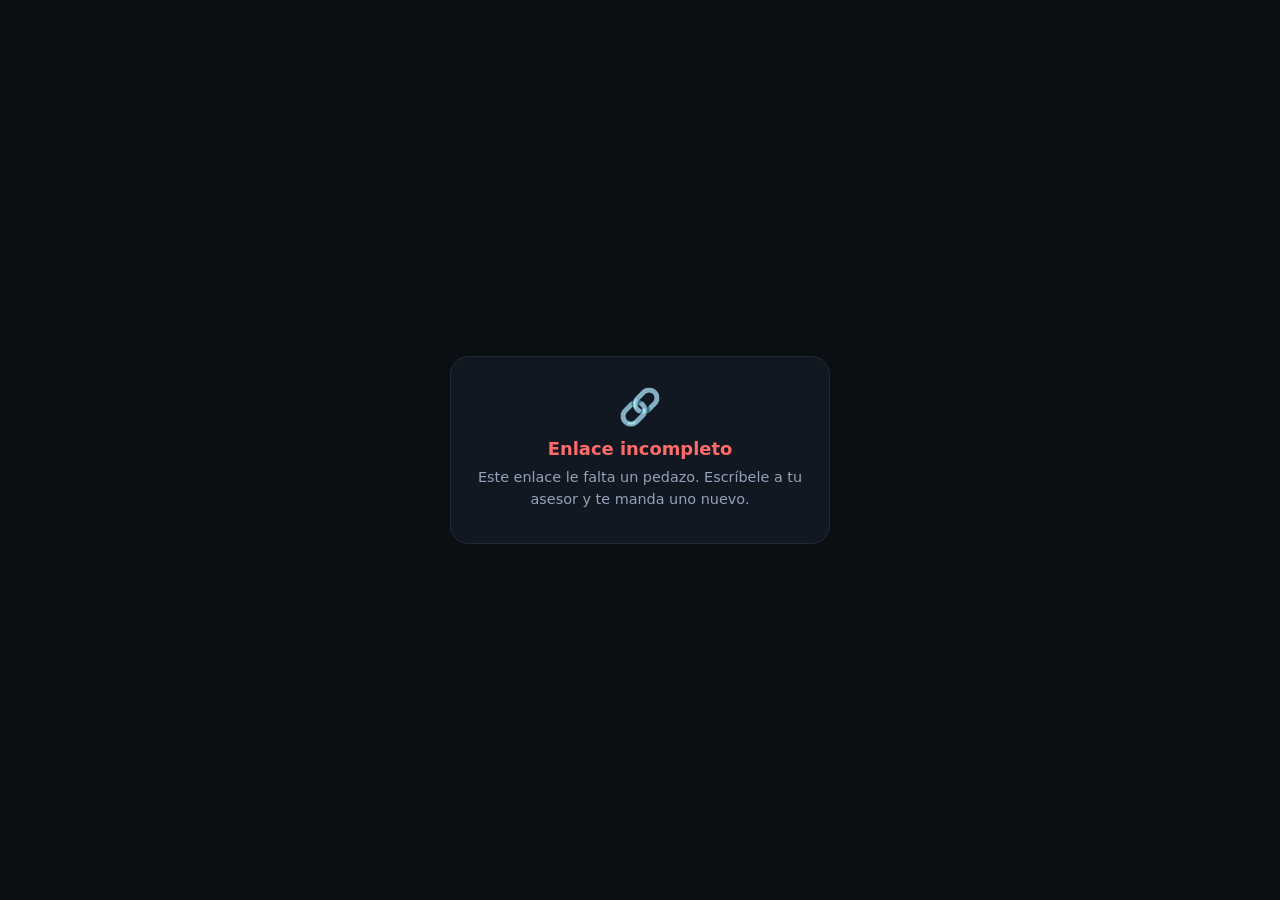
<file: public/i.html>
<!doctype html>
<html lang="es">
<head>
<meta charset="utf-8">
<meta name="viewport" content="width=device-width,initial-scale=1">
<title>Entrando a la sala…</title>
<!-- Esta página es un puente, no contenido: que no la indexe nadie. -->
<meta name="robots" content="noindex,nofollow">
<link rel="icon" type="image/svg+xml" href="/favicon.svg">
<style>
  :root{
    --bg:#0b0f14; --card:#121821; --line:#20293a;
    --txt:#e8eef7; --dim:#93a2b8; --acc:#f0c419; --err:#ff6b6b;
  }
  *{box-sizing:border-box}
  html,body{height:100%}
  body{
    margin:0; background:var(--bg); color:var(--txt);
    font-family:system-ui,-apple-system,"Segoe UI",Roboto,sans-serif;
    display:grid; place-items:center; padding:24px;
  }
  .caja{
    width:100%; max-width:380px; background:var(--card);
    border:1px solid var(--line); border-radius:18px;
    padding:32px 24px; text-align:center;
  }
  .spin{
    width:38px; height:38px; margin:0 auto 20px;
    border:3px solid var(--line); border-top-color:var(--acc);
    border-radius:50%; animation:g .8s linear infinite;
  }
  @keyframes g{to{transform:rotate(360deg)}}
  .ico{font-size:2.2rem; line-height:1; margin-bottom:14px}
  h1{font-size:1.12rem; margin:0 0 8px; font-weight:650}
  p{font-size:.9rem; color:var(--dim); margin:0; line-height:1.5}
  .btn{
    display:inline-block; margin-top:20px; padding:12px 22px;
    background:var(--acc); color:#151a10; border-radius:11px;
    font-weight:650; font-size:.95rem; text-decoration:none;
  }
  .hidden{display:none}
  .mal h1{color:var(--err)}
</style>
</head>
<body>
  <main class="caja" id="caja">
    <div class="spin" id="spin"></div>
    <div class="ico hidden" id="ico"></div>
    <h1 id="tit">Abriendo la sala…</h1>
    <p id="sub">Un segundo, te estamos llevando.</p>
    <!-- Respaldo manual: en los navegadores dentro de WhatsApp la redirección
         automática a veces se queda esperando, y ahí la persona necesita algo
         que tocar en vez de una rueda girando. -->
    <a class="btn hidden" id="ir" href="#" rel="noopener">Entrar ahora</a>
  </main>

<script type="module">
// Puente del enlace rastreado. Toma el token de ?t=, le pide a la base el
// destino (y de paso queda registrado el clic) y redirige.
//
// La redirección se hace ACÁ, en el navegador, y no en el servidor, porque los
// bots que arman la previsualización del enlace en WhatsApp no ejecutan
// JavaScript: así una previsualización no cuenta como que la persona entró.
//
// Se habla con Supabase por `fetch` en vez de cargar el SDK: esta página está
// en el camino de alguien que quiere entrar a una clase que ya empezó, y cada
// kilobyte es una décima de segundo de espera.
import { SUPABASE_URL, SUPABASE_ANON } from "./js/config.js";

const $ = id => document.getElementById(id);

function mostrar({ ico, tit, sub, url, mal }) {
  $("spin").classList.add("hidden");
  if (ico) { $("ico").textContent = ico; $("ico").classList.remove("hidden"); }
  $("tit").textContent = tit;
  $("sub").textContent = sub;
  if (mal) $("caja").classList.add("mal");
  if (url) { $("ir").href = url; $("ir").classList.remove("hidden"); }
}

// Solo http/https. El enlace lo escribe un agente a mano, así que un `javascript:`
// mal pegado (o pegado con mala intención) no debería llegar a ejecutarse.
function destinoValido(u) {
  try { const p = new URL(u); return p.protocol === "http:" || p.protocol === "https:"; }
  catch { return false; }
}

// El token viaja como la query ENTERA, sin nombre de parámetro: `?4k7mqx2rvb`
// en vez de `?t=4k7mqx2rvb`. Son dos caracteres menos en un enlace que la
// persona ve completo en su WhatsApp. Se acepta igual la forma con `t=` por si
// queda algún enlace viejo dando vueltas.
const q = decodeURIComponent(location.search.slice(1));
const token = q.startsWith("t=") ? q.slice(2) : q;

if (!token) {
  mostrar({ ico: "🔗", mal: true, tit: "Enlace incompleto",
    sub: "Este enlace le falta un pedazo. Escríbele a tu asesor y te manda uno nuevo." });
} else {
  try {
    const r = await fetch(`${SUPABASE_URL}/rest/v1/rpc/abrir_enlace`, {
      method: "POST",
      headers: {
        "content-type": "application/json",
        apikey: SUPABASE_ANON,
        authorization: `Bearer ${SUPABASE_ANON}`,
      },
      body: JSON.stringify({ t: token }),
    });
    if (!r.ok) throw new Error(await r.text());
    // La función devuelve tres cosas distintas a propósito:
    //   null → el token no existe
    //   ""   → existe, pero la actividad todavía no tiene sala
    //   url  → a dónde ir
    const destino = await r.json();

    if (destino === null) {
      mostrar({ ico: "🔗", mal: true, tit: "Este enlace ya no sirve",
        sub: "Puede ser de una actividad que se canceló. Escríbele a tu asesor." });
    } else if (!destino) {
      // El clic ya quedó registrado: el agente ve que la persona intentó entrar.
      mostrar({ ico: "⏳", tit: "La sala todavía no está lista",
        sub: "Tu asesor aún no ha publicado el enlace. Ya sabe que estás pendiente: "
           + "vuelve a abrir este mismo enlace en un momento." });
    } else if (!destinoValido(destino)) {
      mostrar({ ico: "⚠️", mal: true, tit: "El enlace de la sala está mal escrito",
        sub: "Avísale a tu asesor para que lo corrija." });
    } else {
      mostrar({ tit: "¡Listo, entrando!", sub: "Si no abre solo, toca el botón.", url: destino });
      location.replace(destino);
    }
  } catch (err) {
    // Sin internet o base caída: se le da el mensaje y se le deja reintentar,
    // en vez de dejarlo mirando la rueda para siempre.
    mostrar({ ico: "📡", mal: true, tit: "No pudimos abrir la sala",
      sub: "Revisa tu conexión y vuelve a tocar el enlace. Si sigue igual, escríbele a tu asesor." });
    console.error(err);
  }
}
</script>
</body>
</html>
</file>
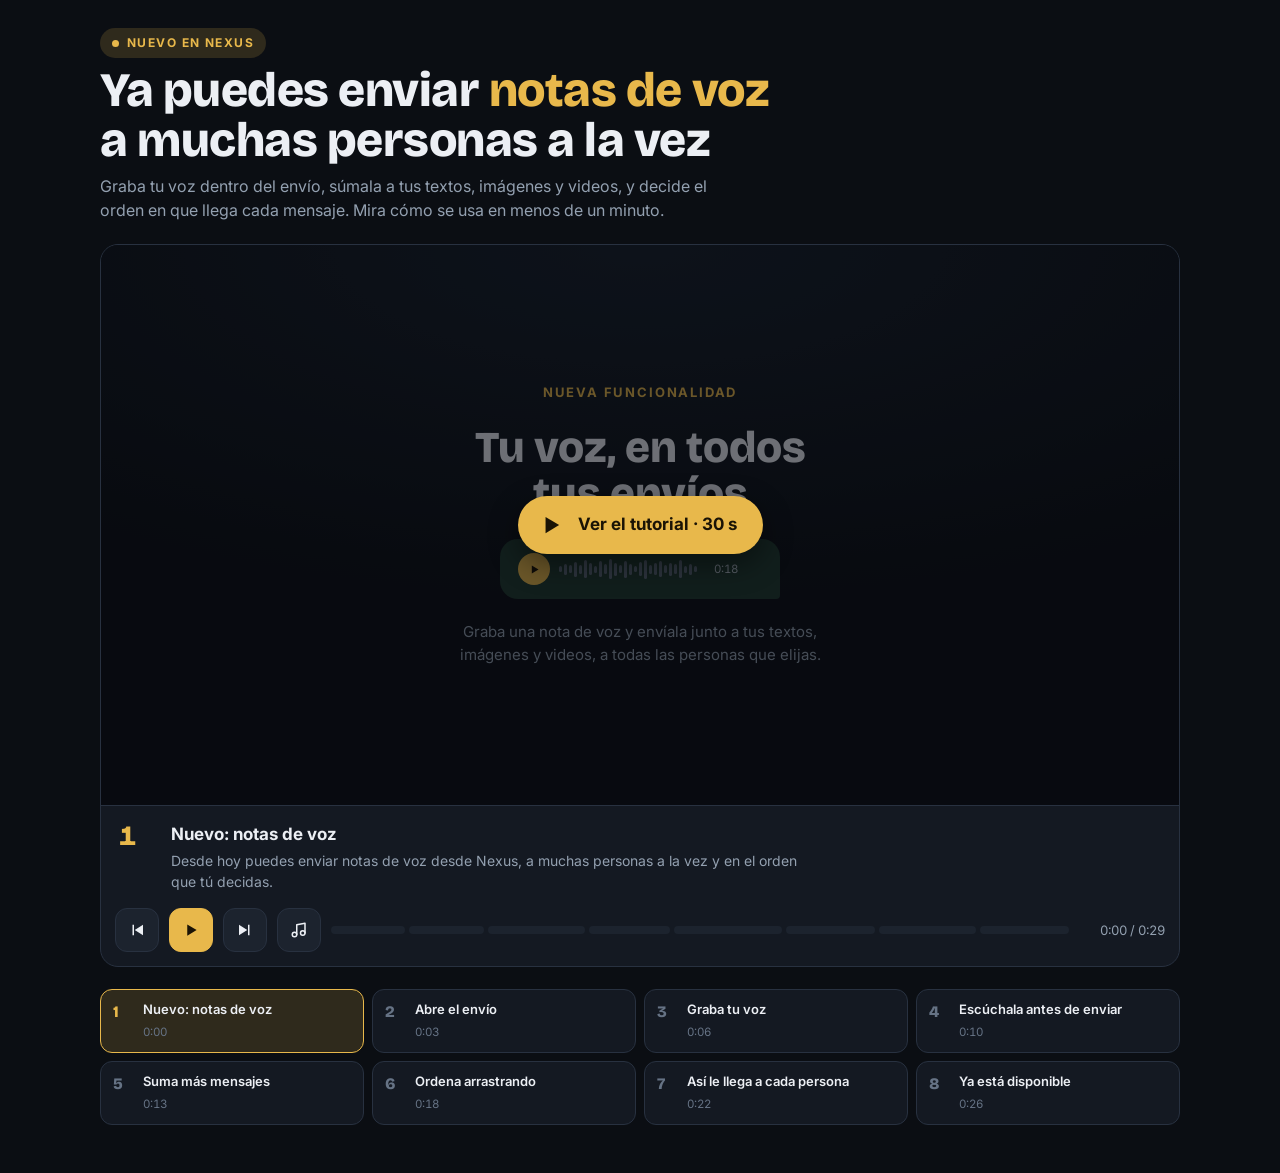
<file: public/novedades/notas-de-voz.html>
<!doctype html>
<html lang="es">
<head>
<meta charset="utf-8">
<meta name="viewport" content="width=device-width, initial-scale=1, viewport-fit=cover">
<title>Notas de voz en Nexus</title>
<link rel="preconnect" href="https://fonts.googleapis.com">
<link rel="preconnect" href="https://fonts.gstatic.com" crossorigin>
<link rel="stylesheet" href="https://fonts.googleapis.com/css2?family=Bricolage+Grotesque:opsz,wght@12..96,600;12..96,800&family=Inter:wght@400;500;600;700&display=swap">
<style>
/* Un reproductor de "video" hecho de escenas: el escenario imita el panel de
   Nexus (oscuro con dorado) y debajo van subtítulos, línea de tiempo y capítulos. */
:root{
  --bg:#0B0E13; --surface:#141922; --surface2:#1C232E; --line:#283140;
  --text:#ECEFF4; --muted:#93A0B0; --dim:#667385;
  --gold:#E8B84B; --gold-soft:rgba(232,184,75,.16); --on-gold:#1A1305;
  --bub:#1F3A2E; --bub-in:#202C35; --chat:#0A1218; --rec:#F2555A; --ok:#4ECB8D;
  --f-display:"Bricolage Grotesque", "Space Grotesk", system-ui, sans-serif;
  --f-body:"Inter", system-ui, -apple-system, "Segoe UI", sans-serif;
  color-scheme:dark;
}
*{box-sizing:border-box}
/* Sin esto, `.overlay{display:grid}` le gana al atributo `hidden` y el botón
   «Ver el tutorial» queda encima aunque el tutorial ya esté corriendo. El
   artefacto publicado lo trae de su página base; esta copia no. */
[hidden]{display:none!important}
img{max-width:100%}
/* Página propia del panel (public/novedades): la abre novedades.js dentro de
   un iframe. Copia del tutorial publicado como artefacto; si se cambia uno,
   cambiar el otro. */
body{margin:0;background:var(--bg);color:var(--text);font:15px/1.5 var(--f-body);
  padding-left:max(16px, env(safe-area-inset-left, 0px));padding-right:max(16px, env(safe-area-inset-right, 0px));padding-block:28px 48px}
.wrap{max-width:1080px;margin:0 auto;display:flex;flex-direction:column;gap:22px}
.top{display:flex;flex-direction:column;gap:8px;max-width:720px}
.badge{align-self:flex-start;display:inline-flex;align-items:center;gap:8px;background:var(--gold-soft);color:var(--gold);
  font-weight:700;font-size:12px;letter-spacing:.12em;text-transform:uppercase;padding:6px 12px;border-radius:99px}
.badge i{width:7px;height:7px;border-radius:50%;background:var(--gold);box-shadow:0 0 0 0 rgba(232,184,75,.6);animation:latido 1.8s infinite}
@keyframes latido{70%{box-shadow:0 0 0 8px rgba(232,184,75,0)}100%{box-shadow:0 0 0 0 rgba(232,184,75,0)}}
h1{font-family:var(--f-display);font-weight:800;font-size:clamp(30px,5vw,48px);line-height:1.04;margin:0;text-wrap:balance;letter-spacing:-.01em}
h1 em{font-style:normal;color:var(--gold)}
.lead{margin:0;color:var(--muted);font-size:16px;max-width:62ch}

/* ---------- reproductor ---------- */
.player{background:var(--surface);border:1px solid var(--line);border-radius:18px;overflow:hidden;outline:none}
.player:focus-visible{box-shadow:0 0 0 2px var(--gold)}
.stage{position:relative;height:560px;background:
  radial-gradient(120% 90% at 50% 0%, #17202B 0%, var(--bg) 70%);overflow:hidden;display:grid;place-items:center}
.cursor{position:absolute;left:0;top:0;width:26px;height:26px;pointer-events:none;z-index:20;opacity:0;
  transition:transform .35s cubic-bezier(.3,.7,.2,1), opacity .2s}
.cursor.on{opacity:1}
.cursor.rapido{transition:opacity .3s}
.cursor svg{display:block;filter:drop-shadow(0 2px 4px rgba(0,0,0,.5))}
.cursor .pulso{position:absolute;left:-12px;top:-12px;width:28px;height:28px;border-radius:50%;border:2px solid var(--gold);opacity:0;transform:scale(.4)}
.cursor.click .pulso{animation:pulso .3s ease-out}
@keyframes pulso{0%{opacity:1;transform:scale(.4)}100%{opacity:0;transform:scale(1.6)}}

.overlay{position:absolute;inset:0;z-index:30;display:grid;place-items:center;background:rgba(6,9,13,.55);border:0;width:100%;cursor:pointer;color:var(--text);font:inherit}
.overlay span{display:flex;align-items:center;gap:14px;background:var(--gold);color:var(--on-gold);font-weight:800;font-size:17px;padding:16px 26px 16px 20px;border-radius:99px;box-shadow:0 10px 30px rgba(0,0,0,.45)}
.overlay span svg{width:26px;height:26px}
.overlay:hover span{transform:scale(1.03)}
.overlay:focus-visible span{outline:3px solid var(--text);outline-offset:3px}

/* intro */
.intro{display:flex;flex-direction:column;align-items:center;gap:22px;text-align:center;padding:0 16px}
.intro .kicker{font-size:13px;letter-spacing:.14em;text-transform:uppercase;color:var(--gold);font-weight:700}
.intro h2{font-family:var(--f-display);font-weight:800;font-size:clamp(28px,4.6vw,44px);line-height:1.05;margin:0;max-width:16ch;text-wrap:balance}
.intro p{margin:0;color:var(--muted);max-width:44ch}
.hero-voz{display:flex;align-items:center;gap:12px;background:var(--bub);padding:14px 18px;border-radius:18px 18px 4px 18px;min-width:280px;max-width:100%}

/* panel */
.panel{width:min(392px, calc(100% - 24px));max-height:528px;background:var(--surface);border:1px solid var(--line);border-radius:18px;
  display:flex;flex-direction:column;overflow:hidden;box-shadow:0 24px 60px rgba(0,0,0,.45)}
/* La entrada se anima solo al cambiar de escena: dentro de una escena el
   escenario se repinta en cada clic y repetirla hacía parpadear todo. */
#scene.entra .panel,#scene.entra .phone{animation:entra .3s ease-out}
@keyframes entra{from{opacity:0;transform:translateY(14px) scale(.98)}}
.phead{display:flex;align-items:center;gap:10px;padding:14px 16px;border-bottom:1px solid var(--line);font-family:var(--f-display);font-weight:800;font-size:17px}
.phead svg{color:var(--gold)}
.phead .x{margin-left:auto;color:var(--dim);font-family:var(--f-body);font-weight:400}
.pbody{padding:14px 14px 10px;display:flex;flex-direction:column;gap:10px;min-height:0;overflow:hidden}
.plbl{font-size:11px;letter-spacing:.12em;text-transform:uppercase;color:var(--muted);font-weight:700}
.chat{position:relative;background:var(--chat);border:1px solid var(--line);border-radius:14px;padding:10px;display:flex;flex-direction:column;gap:8px}
.bub{display:flex;align-items:center;gap:4px;margin-left:auto;max-width:94%;transition:transform .08s linear;position:relative}
.bub.lift{z-index:3}
.bub.lift .bc{outline:2px solid var(--gold);box-shadow:0 12px 24px rgba(0,0,0,.5)}
.grip{width:22px;display:grid;place-items:center;color:var(--dim);flex:none}
.bc{background:var(--bub);border-radius:12px 12px 3px 12px;padding:8px 10px 6px;display:flex;flex-direction:column;gap:6px;min-width:0}
.bc .txt{font-size:13.5px;line-height:1.4;overflow-wrap:anywhere}
.meta{display:flex;justify-content:space-between;align-items:center;gap:12px;font-size:11.5px;color:#B6C1CD}
.meta b{color:var(--text)}
.meta .ed{color:var(--gold);font-weight:700}
.flyer{height:96px;border-radius:8px;background:linear-gradient(135deg,#6E5214,#C9962D 55%,#3A2C0C);display:flex;align-items:flex-end;padding:8px 10px;
  font-family:var(--f-display);font-weight:800;color:#FFF6DD;font-size:15px;line-height:1.1}
.flyer small{display:block;font-family:var(--f-body);font-weight:600;font-size:10.5px;opacity:.85}
.voz{display:flex;align-items:center;gap:9px;min-width:220px}
.vplay{width:32px;height:32px;border-radius:50%;background:var(--gold);color:var(--on-gold);display:grid;place-items:center;flex:none}
.vplay svg{width:13px;height:13px}
.onda{display:flex;align-items:center;gap:2px;height:26px;flex:1}
.onda i{width:3px;border-radius:2px;background:#5E6B7A;flex:none}
.onda i.on{background:var(--gold)}
.vdur{font-size:11.5px;color:#B6C1CD;font-variant-numeric:tabular-nums;min-width:30px;text-align:right}

.edit{background:var(--surface);border:2px solid var(--gold);border-radius:14px;padding:10px;display:flex;flex-direction:column;gap:9px}
.edhd{display:flex;align-items:center;gap:8px;font-weight:700;font-size:13.5px}
.num{width:22px;height:22px;border-radius:50%;background:var(--gold);color:var(--on-gold);font-weight:800;font-size:12px;display:grid;place-items:center;flex:none}
.ta{background:var(--surface2);border:1px solid var(--line);border-radius:9px;padding:9px 10px;min-height:64px;font-size:13.5px;line-height:1.4;color:var(--text)}
.ta .ph{color:var(--dim)}
.ta .caret{display:inline-block;width:1.5px;height:15px;background:var(--gold);vertical-align:-2px;margin-left:1px;animation:parpadeo 1s steps(1) infinite}
@keyframes parpadeo{50%{opacity:0}}
.btns{display:flex;flex-wrap:wrap;gap:6px;align-items:center}
.btns .esp{flex:1}
.b{border:1px solid var(--line);background:var(--surface2);color:var(--text);border-radius:9px;padding:7px 10px;font-size:12.5px;font-weight:600;display:inline-flex;align-items:center;gap:6px;transition:box-shadow .25s, border-color .25s}
.b.gold{color:var(--gold)}
.b.bad{color:#FF8A8E}
.b.solid{background:var(--gold);color:var(--on-gold);border-color:var(--gold);font-weight:800}
.b.hl,.add.hl,.opt.hl,.vplay.hl,.grip.hl{box-shadow:0 0 0 3px rgba(232,184,75,.45);border-color:var(--gold)}
.mini{width:40px;height:40px;border-radius:7px;background:linear-gradient(135deg,#6E5214,#C9962D);flex:none}
.adj{display:flex;align-items:center;gap:8px;font-size:12px;color:var(--muted)}
.recbox{display:flex;align-items:center;gap:10px;background:var(--surface2);border:1px solid var(--line);border-radius:10px;padding:12px}
.recdot{width:11px;height:11px;border-radius:50%;background:var(--rec);animation:parpadeo 1.1s steps(1) infinite}
.recdot.quieta{animation:none;opacity:.4}
.rect{font-weight:800;font-size:18px;font-variant-numeric:tabular-nums}
.recest{font-size:12px;color:var(--muted)}
.add{align-self:flex-end;border:1.5px dashed var(--gold);color:var(--gold);background:var(--surface);border-radius:99px;padding:8px 14px;font-weight:700;font-size:12.5px}
.elige{display:grid;grid-template-columns:repeat(2,minmax(0,1fr));gap:8px}
.opt{border:1px solid var(--line);background:var(--surface);border-radius:12px;padding:10px 6px;text-align:center;display:flex;flex-direction:column;gap:2px;transition:box-shadow .25s}
.opt b{font-size:13px}
.opt span{font-size:11px;color:var(--muted)}
.opt.voz-opt{border-color:var(--gold)}
.opt.voz-opt b{color:var(--gold)}
.pfoot{margin-top:auto;border-top:1px solid var(--line);padding:12px 14px;display:flex;align-items:center;justify-content:space-between;gap:10px;background:var(--surface2)}
.pfoot .cnt{font-size:12px;color:var(--muted)}
.pfoot .cnt b{color:var(--text);font-size:15px}

/* teléfono de quien recibe */
.phone{width:min(310px, calc(100% - 24px));height:520px;border-radius:36px;background:#06090C;border:1px solid var(--line);padding:10px;box-shadow:0 24px 60px rgba(0,0,0,.5)}
.screen{height:100%;border-radius:28px;background:var(--chat);overflow:hidden;display:flex;flex-direction:column}
.shead{display:flex;align-items:center;gap:10px;padding:16px 14px 12px;background:#121A21;border-bottom:1px solid #1C2630}
.av{width:34px;height:34px;border-radius:50%;background:var(--gold);color:var(--on-gold);font-weight:800;display:grid;place-items:center;font-size:13px}
.shead b{display:block;font-size:14px}
.shead small{color:var(--ok);font-size:11.5px}
.sbody{flex:1;padding:14px 10px;display:flex;flex-direction:column;gap:8px}
.in{align-self:flex-start;max-width:88%;background:var(--bub-in);border-radius:12px 12px 12px 3px;padding:7px 9px 5px;display:flex;flex-direction:column;gap:5px}
.in.nueva{animation:entra .25s ease-out}
.in .hora{align-self:flex-end;font-size:10.5px;color:#9AA7B4}
.in .vplay{background:var(--ok);color:#06110B}
.in .onda i.on{background:var(--ok)}
.escribiendo{align-self:flex-start;font-size:12px;color:var(--ok);padding:4px 6px}

/* dónde está */
.donde{width:min(760px, calc(100% - 32px));display:flex;flex-direction:column;gap:18px}
.donde h3{font-family:var(--f-display);font-weight:800;font-size:clamp(22px,3.4vw,30px);margin:0;text-wrap:balance}
.cards{display:grid;grid-template-columns:repeat(3,minmax(0,1fr));gap:12px}
.card{background:var(--surface);border:1px solid var(--line);border-radius:14px;padding:16px;display:flex;flex-direction:column;gap:8px;opacity:0;transform:translateY(10px)}
.card.on{animation:aparece .4s ease-out forwards}
@keyframes aparece{to{opacity:1;transform:none}}
.card svg{color:var(--gold)}
.card b{font-size:15px}
.card p{margin:0;color:var(--muted);font-size:13px}
.tip{display:flex;gap:10px;align-items:flex-start;background:var(--gold-soft);border-radius:12px;padding:12px 14px;font-size:13.5px;color:var(--text);opacity:0;transition:opacity .4s}
.tip.on{opacity:1}
.tip svg{color:var(--gold);flex:none;margin-top:2px}

/* subtítulos y controles */
.sub{display:flex;gap:14px;align-items:flex-start;padding:16px 18px;border-top:1px solid var(--line);min-height:92px}
.sub .paso{font-family:var(--f-display);font-weight:800;color:var(--gold);font-size:28px;line-height:1;font-variant-numeric:tabular-nums;min-width:38px}
.sub h2{margin:0 0 3px;font-size:17px;font-weight:700}
.sub p{margin:0;color:var(--muted);font-size:14px;max-width:70ch}
.ctrls{display:flex;align-items:center;gap:10px;padding:0 14px 14px;flex-wrap:wrap}
.ib{width:44px;height:44px;border-radius:12px;border:1px solid var(--line);background:var(--surface2);color:var(--text);display:grid;place-items:center;cursor:pointer;flex:none}
.ib.main{background:var(--gold);color:var(--on-gold);border-color:var(--gold)}
.ib:hover{border-color:var(--gold)}
.ib:focus-visible,.seg:focus-visible,.cap:focus-visible{outline:2px solid var(--gold);outline-offset:2px}
.ib svg{width:18px;height:18px}
.ib .tachado{display:none}
.ib[aria-pressed="false"]{color:var(--dim)}
.ib[aria-pressed="false"] .tachado{display:inline}
.tl{flex:1;min-width:180px;display:flex;gap:4px;height:44px;align-items:center}
.seg{height:8px;border-radius:4px;background:var(--surface2);border:0;padding:0;position:relative;overflow:hidden;cursor:pointer}
.seg i{position:absolute;inset:0 auto 0 0;background:var(--gold);width:0}
.seg:hover{height:12px}
.tiempo{font-variant-numeric:tabular-nums;color:var(--muted);font-size:13px;min-width:86px;text-align:right}

.caps{display:grid;grid-template-columns:repeat(4,minmax(0,1fr));gap:8px}
.cap{display:flex;gap:10px;align-items:flex-start;text-align:left;background:var(--surface);border:1px solid var(--line);border-radius:12px;padding:10px 12px;color:var(--text);font:inherit;cursor:pointer}
.cap .n{font-family:var(--f-display);font-weight:800;color:var(--dim);font-size:16px;min-width:20px}
.cap b{display:block;font-size:13px;font-weight:600}
.cap small{color:var(--dim);font-size:11.5px;font-variant-numeric:tabular-nums}
.cap.on{border-color:var(--gold);background:var(--gold-soft)}
.cap.on .n{color:var(--gold)}
.cap.hecho .n{color:var(--muted)}

@media (max-width:760px){
  .stage{height:540px}
  .cards{grid-template-columns:1fr}
  .caps{grid-template-columns:repeat(2,minmax(0,1fr))}
  .donde{gap:12px}
  .card{padding:12px;flex-direction:row;align-items:flex-start;gap:10px}
}
@media (max-width:420px){ .tiempo{display:none} }
@media (prefers-reduced-motion:reduce){
  *,*::before,*::after{animation:none!important;transition:none!important}
}
</style>
</head>
<body>
<div class="wrap">
  <header class="top">
    <span class="badge"><i></i>Nuevo en Nexus</span>
    <h1>Ya puedes enviar <em>notas de voz</em> a muchas personas a la vez</h1>
    <p class="lead">Graba tu voz dentro del envío, súmala a tus textos, imágenes y videos, y decide el orden en que llega cada mensaje. Mira cómo se usa en menos de un minuto.</p>
  </header>

  <section class="player" id="player" tabindex="0" aria-label="Tutorial de notas de voz. Espacio para reproducir o pausar, flechas para cambiar de paso.">
    <div class="stage" id="stage" aria-live="off">
      <div id="scene"></div>
      <div class="cursor" id="cursor" aria-hidden="true">
        <span class="pulso"></span>
        <svg width="26" height="26" viewBox="0 0 26 26"><path d="M4 2l17 10.5-7.6 1.6L9.8 21z" fill="#ECEFF4" stroke="#0B0E13" stroke-width="1.6" stroke-linejoin="round"/></svg>
      </div>
      <button class="overlay" id="overlay" type="button" aria-label="Reproducir el tutorial">
        <span><svg viewBox="0 0 24 24" fill="currentColor" aria-hidden="true"><path d="M7 4.5v15l12.5-7.5z"/></svg><b id="overlayTxt">Ver el tutorial</b></span>
      </button>
    </div>
    <div class="sub" aria-live="polite">
      <div class="paso" id="subPaso">1</div>
      <div><h2 id="subTit"></h2><p id="subTxt"></p></div>
    </div>
    <div class="ctrls">
      <button class="ib" id="prev" type="button" aria-label="Paso anterior"><svg viewBox="0 0 24 24" fill="currentColor" aria-hidden="true"><path d="M6 5h2v14H6zM20 5v14L9 12z"/></svg></button>
      <button class="ib main" id="play" type="button" aria-label="Reproducir"></button>
      <button class="ib" id="next" type="button" aria-label="Paso siguiente"><svg viewBox="0 0 24 24" fill="currentColor" aria-hidden="true"><path d="M16 5h2v14h-2zM4 5v14l11-7z"/></svg></button>
      <button class="ib" id="mus" type="button" aria-pressed="true" aria-label="Silenciar música" title="Silenciar música"><svg viewBox="0 0 24 24" fill="none" stroke="currentColor" stroke-width="2" stroke-linecap="round" stroke-linejoin="round" aria-hidden="true"><path d="M9 18V5l11-2v13"/><circle cx="6" cy="18" r="3"/><circle cx="17" cy="16" r="3"/><path class="tachado" d="M3 3l18 18"/></svg></button>
      <div class="tl" id="tl"></div>
      <span class="tiempo" id="tiempo">0:00 / 0:00</span>
    </div>
  </section>

  <nav class="caps" id="caps" aria-label="Pasos del tutorial"></nav>
</div>

<script>
(() => {
  // ---------- piezas de interfaz ----------
  const ICO = {
    play: '<svg viewBox="0 0 24 24" fill="currentColor" aria-hidden="true"><path d="M7 4.5v15l12.5-7.5z"/></svg>',
    pause: '<svg viewBox="0 0 24 24" fill="currentColor" aria-hidden="true"><path d="M6 4h4v16H6zM14 4h4v16h-4z"/></svg>',
    replay: '<svg viewBox="0 0 24 24" fill="none" stroke="currentColor" stroke-width="2.2" stroke-linecap="round" stroke-linejoin="round" aria-hidden="true"><path d="M4 12a8 8 0 1 0 2.4-5.7"/><path d="M4 4v4.5h4.5"/></svg>',
    mail: '<svg width="20" height="20" viewBox="0 0 24 24" fill="none" stroke="currentColor" stroke-width="2" aria-hidden="true"><rect x="3" y="5" width="18" height="14" rx="2"/><path d="M3.5 6.5l8.5 6.5 8.5-6.5"/></svg>',
    mic: '<svg width="13" height="13" viewBox="0 0 24 24" fill="none" stroke="currentColor" stroke-width="2.4" stroke-linecap="round" aria-hidden="true"><rect x="9" y="3" width="6" height="11" rx="3"/><path d="M5.5 11a6.5 6.5 0 0 0 13 0M12 17.5V21"/></svg>',
    grip: '<svg width="12" height="18" viewBox="0 0 12 18" fill="currentColor" aria-hidden="true"><circle cx="3" cy="3" r="1.6"/><circle cx="9" cy="3" r="1.6"/><circle cx="3" cy="9" r="1.6"/><circle cx="9" cy="9" r="1.6"/><circle cx="3" cy="15" r="1.6"/><circle cx="9" cy="15" r="1.6"/></svg>',
    users: '<svg width="22" height="22" viewBox="0 0 24 24" fill="none" stroke="currentColor" stroke-width="2" stroke-linecap="round" aria-hidden="true"><circle cx="9" cy="8" r="3.2"/><path d="M3 19c.8-3.2 3.2-5 6-5s5.2 1.8 6 5"/><circle cx="17" cy="9" r="2.4"/><path d="M16 14.2c2.4.2 4.2 1.8 5 4.8"/></svg>',
    cal: '<svg width="22" height="22" viewBox="0 0 24 24" fill="none" stroke="currentColor" stroke-width="2" stroke-linecap="round" aria-hidden="true"><rect x="3.5" y="5" width="17" height="15.5" rx="2.5"/><path d="M3.5 10h17M8 3v4M16 3v4"/></svg>',
    tpl: '<svg width="22" height="22" viewBox="0 0 24 24" fill="none" stroke="currentColor" stroke-width="2" stroke-linecap="round" aria-hidden="true"><path d="M6 3.5h9l4 4V20a.5.5 0 0 1-.5.5H6a.5.5 0 0 1-.5-.5V4a.5.5 0 0 1 .5-.5z"/><path d="M15 3.5V8h4M9 13h6M9 17h4"/></svg>',
    info: '<svg width="18" height="18" viewBox="0 0 24 24" fill="none" stroke="currentColor" stroke-width="2.2" stroke-linecap="round" aria-hidden="true"><circle cx="12" cy="12" r="9"/><path d="M12 11v6M12 7.5v.5"/></svg>',
  };
  const ONDA = [6,11,8,15,9,18,12,7,16,10,20,13,8,17,11,6,14,19,9,12,16,8,13,10,18,7,11,6];
  const fmt = s => Math.floor(s / 60) + ":" + String(Math.floor(s % 60)).padStart(2, "0");
  const esc = s => String(s).replace(/[&<>"]/g, c => ({ "&": "&amp;", "<": "&lt;", ">": "&gt;", '"': "&quot;" }[c]));
  const clamp = (v, a = 0, b = 1) => Math.max(a, Math.min(b, v));
  const suave = p => p < .5 ? 2 * p * p : 1 - Math.pow(-2 * p + 2, 2) / 2;

  const onda = (prog = 0, n = ONDA.length) => '<div class="onda">' + ONDA.slice(0, n).map((h, i) =>
    `<i style="height:${h}px" class="${i / n < prog ? "on" : ""}"></i>`).join("") + "</div>";
  const vozHTML = (m, hl) => `<div class="voz"><span class="vplay${hl === "play" ? " hl" : ""}" data-hl="play">${m.sonando ? ICO.pause : ICO.play}</span>${onda(m.prog || 0)}<span class="vdur">${m.sonando ? fmt(m.seg * (m.prog || 0)) : fmt(m.seg)}</span></div>`;
  const FLYER = '<div class="flyer"><div><small>Clase en vivo · hoy</small>Nivel 0 a Avanzado<br>7:00 p. m.</div></div>';

  // ---------- el panel ----------
  function panel(s) {
    const msgs = s.msgs.map((m, i) => {
      if (i === s.editing) return s.modo === "rec" ? editVoz(i, s) : editTexto(m, i, s);
      const tipo = m.t === "voz" ? "Nota de voz" : m.img ? "Texto + imagen" : "Texto";
      const cuerpo = m.t === "voz" ? vozHTML(m, s.hl)
        : (m.img ? FLYER : "") + `<div class="txt">${esc(m.text.replace("{nombre}", "Ana"))}</div>`;
      return `<div class="bub" data-i="${i}"><span class="grip${s.hl === "grip" + i ? " hl" : ""}" data-hl="grip${i}">${ICO.grip}</span>
        <div class="bc">${cuerpo}<div class="meta"><span><b>${i + 1}</b> · ${tipo}</span><span class="ed">✎ Editar</span></div></div></div>`;
    }).join("");
    const pie = s.elige
      ? `<div class="elige"><div class="opt${s.hl === "opt-texto" ? " hl" : ""}" data-hl="opt-texto"><b>Texto</b><span>con imagen o video</span></div>
         <div class="opt voz-opt"><b>Nota de voz</b><span>la grabas aquí mismo</span></div></div>`
      : (s.editing < 0 && s.msgs.length < 4 ? `<div class="add${s.hl === "add" ? " hl" : ""}" data-hl="add">＋ Agregar mensaje</div>` : "");
    return `<div class="panel" role="img" aria-label="Panel de mensaje masivo de Nexus">
      <div class="phead">${ICO.mail}Mensaje masivo<span class="x">✕</span></div>
      <div class="pbody"><div class="plbl">Mensajes</div><div class="chat" id="chat">${msgs}</div>${pie}</div>
      <div class="pfoot"><span class="cnt"><b>48</b> destinatarios</span><span class="b solid">Enviar mensaje</span></div>
    </div>`;
  }
  function editTexto(m, i, s) {
    const cuerpo = m.text ? esc(m.text) : '<span class="ph">Escribe el mensaje…</span>';
    return `<div class="edit"><div class="edhd"><span class="num">${i + 1}</span>Editando mensaje ${i + 1}</div>
      <div class="ta">${cuerpo}${s.cursorTxt ? '<span class="caret"></span>' : ""}</div>
      ${m.img ? `<div class="adj"><span class="mini"></span>Imagen de este mensaje</div>` : ""}
      <div class="btns">
        <span class="b${s.hl === "img" ? " hl" : ""}" data-hl="img">${m.img ? "Cambiar" : "＋ Imagen o video"}</span>
        ${m.img ? "" : `<span class="b gold${s.hl === "avoz" ? " hl" : ""}" data-hl="avoz">${ICO.mic}Nota de voz</span>`}
        <span class="esp"></span><span class="b${s.hl === "listo" ? " hl" : ""}" data-hl="listo">Listo</span>
      </div></div>`;
  }
  function editVoz(i, s) {
    return `<div class="edit"><div class="edhd"><span class="num">${i + 1}</span>Nota de voz · mensaje ${i + 1}</div>
      <div class="recbox"><span class="recdot${s.pausa ? " quieta" : ""}"></span><span class="rect">${fmt(s.recSeg)}</span><span class="recest">${s.pausa ? "En pausa" : "Grabando…"}</span></div>
      <div class="btns"><span class="b${s.hl === "pausa" ? " hl" : ""}" data-hl="pausa">${s.pausa ? "▶ Reanudar" : "⏸ Pausar"}</span>
        <span class="b bad">✕ Descartar</span><span class="esp"></span><span class="b solid${s.hl === "recok" ? " hl" : ""}" data-hl="recok">✔ Listo</span></div></div>`;
  }

  // ---------- teléfono de quien recibe ----------
  function telefono(s) {
    const burbujas = s.msgs.slice(0, s.vistos).map((m, i) => `<div class="in${i === s.vistos - 1 && s.reciente ? " nueva" : ""}">${m.t === "voz" ? vozHTML(m)
      : (m.img ? FLYER : "") + `<div class="txt" style="font-size:13.5px">${esc(m.text.replace("{nombre}", "Ana"))}</div>`}<span class="hora">7:0${i} p. m.</span></div>`).join("");
    return `<div class="phone" role="img" aria-label="Chat de WhatsApp de quien recibe los mensajes"><div class="screen">
      <div class="shead"><span class="av">S</span><div><b>Santiago · Nexus</b><small>${s.escribiendo ? "grabando audio…" : "en línea"}</small></div></div>
      <div class="sbody">${burbujas}${s.escribiendo ? '<span class="escribiendo">grabando audio…</span>' : ""}</div></div></div>`;
  }

  function intro(s) {
    return `<div class="intro"><span class="kicker">Nueva funcionalidad</span><h2>Tu voz, en todos tus envíos</h2>
      <div class="hero-voz">${vozHTML({ seg: 18, prog: s.prog, sonando: s.prog > 0 })}</div>
      <p>Graba una nota de voz y envíala junto a tus textos, imágenes y videos, a todas las personas que elijas.</p></div>`;
  }

  function donde(s) {
    const c = (on, ico, t, p) => `<div class="card${on ? " on" : ""}">${ico}<div><b>${t}</b><p>${p}</p></div></div>`;
    return `<div class="donde"><h3>Disponible en tres lugares</h3><div class="cards">
      ${c(s.c1, ICO.users, "Seguimientos masivos", "Una nota de voz para todos los que selecciones, sola o junto a otros mensajes.")}
      ${c(s.c2, ICO.cal, "Seguimiento por actividad", "La invitación puede empezar con tu voz y seguir con el flyer.")}
      ${c(s.c3, ICO.tpl, "Plantillas de leads", "La nota queda guardada en la plantilla: la grabas una vez y la reutilizas.")}
    </div><div class="tip${s.tip ? " on" : ""}">${ICO.info}<span>Una nota de voz no lleva texto. Si quieres escribir algo antes o después, agrégalo como otro mensaje y arrástralo a su lugar.</span></div></div>`;
  }

  // ---------- escenas: cada una devuelve el estado en el instante t (ms) ----------
  const TEXTO2 = "Este es el flyer con la hora de la clase.";
  const tx = (text, img = false) => ({ t: "texto", text, img });
  const vz = (seg, prog = 0, sonando = false) => ({ t: "voz", seg, prog, sonando });
  const base = o => Object.assign({ view: "panel", msgs: [], editing: -1, modo: "texto", hl: null, cur: null, click: false, elige: false }, o);
  const clic = (t, a) => t >= a && t < a + 380;
  const REC_FIN = Math.round((3800 - 1250) / 330 + (6500 - 4700) / 330);

  const ESCENAS = [
    { tit: "Nuevo: notas de voz", txt: "Desde hoy puedes enviar notas de voz desde Nexus, a muchas personas a la vez y en el orden que tú decidas.", dur: 5000,
      at: t => base({ view: "intro", prog: clamp((t - 800) / 3800) }) },
    { tit: "Abre el envío", txt: "Entra a Seguimientos masivos, a una actividad o a Seguimiento a leads. El primer mensaje ya viene abierto.", dur: 5000,
      at: t => base({ msgs: [tx("")], editing: 0, cursorTxt: true, cur: t > 2400 ? "avoz" : null, hl: t > 3000 ? "avoz" : null }) },
    { tit: "Graba tu voz", txt: "Toca «Nota de voz» en el mismo mensaje. Puedes pausar y seguir, o descartar y empezar de nuevo.", dur: 6500,
      at: t => {
        if (t < 1250) return base({ msgs: [tx("")], editing: 0, cursorTxt: true, cur: "avoz", hl: "avoz", click: clic(t, 900) });
        const pausa = t >= 3800 && t < 4700;
        const seg = t < 3800 ? (t - 1250) / 330 : t < 4700 ? (3800 - 1250) / 330 : (3800 - 1250) / 330 + (t - 4700) / 330;
        return base({ msgs: [vz(0)], editing: 0, modo: "rec", recSeg: seg, pausa,
          cur: t < 5500 ? "pausa" : "recok", hl: t >= 3300 && t < 5000 ? "pausa" : t >= 5500 ? "recok" : null,
          click: clic(t, 3800) || clic(t, 4700) || clic(t, 6100) });
      } },
    { tit: "Escúchala antes de enviar", txt: "Queda como el mensaje 1. Dale play para oír exactamente lo que grabaste.", dur: 5500,
      at: t => {
        const p = clamp((t - 1000) / 4000);
        return base({ msgs: [vz(REC_FIN, p, t >= 1000 && p < 1)], cur: "play", hl: t > 400 ? "play" : null, click: clic(t, 800) });
      } },
    { tit: "Suma más mensajes", txt: "Con «Agregar mensaje» eliges texto o nota de voz. Cada texto puede llevar su imagen o su video. Hasta 4 mensajes.", dur: 7200,
      at: t => {
        const v = vz(REC_FIN);
        if (t < 1000) return base({ msgs: [v], cur: "add", hl: t > 500 ? "add" : null, click: clic(t, 800) });
        if (t < 2300) return base({ msgs: [v], elige: true, cur: "opt-texto", hl: t > 1500 ? "opt-texto" : null, click: clic(t, 2000) });
        const n = Math.round(clamp((t - 2600) / 1700) * TEXTO2.length);
        const conImg = t >= 5050;
        const s = base({ msgs: [v, tx(TEXTO2.slice(0, n), conImg)], editing: 1, cursorTxt: t < 4400 });
        if (t >= 6650) return base({ msgs: [v, tx(TEXTO2, true)], cur: "listo-x" });
        if (t >= 5600) Object.assign(s, { cur: "listo", hl: "listo", click: clic(t, 6200) });
        else if (t >= 4500) Object.assign(s, { cur: "img", hl: "img", click: clic(t, 4900) });
        return s;
      } },
    { tit: "Ordena arrastrando", txt: "Mantén presionado ⠿ y arrastra. Lo que está arriba llega primero, y la imagen viaja con su mensaje.", dur: 6000,
      at: t => {
        const v = vz(REC_FIN), f = tx(TEXTO2, true);
        if (t >= 3400) return base({ msgs: [f, v], cur: "grip0", hl: t < 4200 ? "grip0" : null });
        const p = suave(clamp((t - 1100) / 2200));
        return base({ msgs: [v, f], cur: "grip1", hl: "grip1", drag: t >= 1100 ? p : null, rapido: t >= 1100 });
      } },
    { tit: "Así le llega a cada persona", txt: "En el orden que dejaste, como una nota de voz normal de WhatsApp, con tu voz.", dur: 6500,
      at: t => {
        const p = clamp((t - 3400) / 2800);
        return base({ view: "phone", msgs: [tx(TEXTO2, true), vz(REC_FIN, p, t >= 3400 && p < 1)],
          vistos: t < 700 ? 0 : t < 2400 ? 1 : 2, escribiendo: t >= 1300 && t < 2400,
          // Solo la burbuja que acaba de llegar se anima, y solo un momento.
          reciente: (t >= 700 && t < 1100) || (t >= 2400 && t < 2800) });
      } },
    { tit: "Ya está disponible", txt: "En Seguimientos masivos, Seguimiento por actividad y Plantillas de leads. Vuelve a ver este tutorial cuando quieras desde la campana de novedades, arriba.", dur: 6000,
      at: t => base({ view: "donde", c1: t > 300, c2: t > 900, c3: t > 1500, tip: t > 2400 }) },
  ];
  // Velocidad de reproducción: las escenas se escribieron en tiempo «lento» y
  // se reproducen 1,6 veces más rápido (≈30 s en total). Los tiempos que se
  // muestran ya vienen divididos por VEL.
  const VEL = 1.6;
  let acc = 0;
  ESCENAS.forEach(e => { e.ini = acc; acc += e.dur; });
  const TOTAL = acc;

  // ---------- música de fondo ----------
  // Se genera en el navegador con Web Audio (no hay archivo de audio): un
  // colchón de acordes suave, un arpegio y un pulso grave, en bucle. Suena
  // solo mientras el tutorial se reproduce. El navegador no deja sonar nada
  // antes de que la persona toque algo, así que si arrancó solo, la música
  // entra con el primer toque. El botón de la nota la apaga y se recuerda.
  const MUSICA = (() => {
    const BPM = 92, CORCHEA = 60 / BPM / 2;
    // Do maj7 · La m7 · Fa maj7 · Sol 6, dos compases cada uno.
    const ACORDES = [[48, 55, 59, 64], [45, 52, 55, 60], [41, 48, 52, 57], [43, 50, 55, 59]];
    const ARPEGIO = [0, 1, 2, 3, 2, 1, 3, 2];
    const hz = m => 440 * Math.pow(2, (m - 69) / 12);
    let ctx = null, master = null, filtro = null, timer = null, sig = 0, paso = 0, activa = false;
    let apagada = false;
    try { apagada = localStorage.getItem("tutorialMusica") === "no"; } catch (e) { /* sin almacenamiento */ }

    function preparar() {
      if (ctx) return true;
      const AC = window.AudioContext || window.webkitAudioContext;
      if (!AC) return false;
      ctx = new AC();
      master = ctx.createGain(); master.gain.value = 0;
      filtro = ctx.createBiquadFilter(); filtro.type = "lowpass"; filtro.frequency.value = 1800;
      filtro.connect(master); master.connect(ctx.destination);
      return true;
    }
    function nota(f, t, dur, tipo, vol, ataque) {
      const o = ctx.createOscillator(), g = ctx.createGain();
      o.type = tipo; o.frequency.value = f;
      g.gain.setValueAtTime(0.0001, t);
      g.gain.exponentialRampToValueAtTime(vol, t + ataque);
      g.gain.exponentialRampToValueAtTime(0.0001, t + dur);
      o.connect(g); g.connect(filtro);
      o.start(t); o.stop(t + dur + 0.05);
    }
    function golpe(t) {
      const o = ctx.createOscillator(), g = ctx.createGain();
      o.frequency.setValueAtTime(110, t); o.frequency.exponentialRampToValueAtTime(45, t + 0.18);
      g.gain.setValueAtTime(0.32, t); g.gain.exponentialRampToValueAtTime(0.0001, t + 0.3);
      o.connect(g); g.connect(master);
      o.start(t); o.stop(t + 0.35);
    }
    function tocar(p, t) {
      const acorde = ACORDES[Math.floor(p / 16) % ACORDES.length];
      if (p % 16 === 0) acorde.forEach(m => {
        nota(hz(m), t, CORCHEA * 16, "triangle", 0.045, 0.9);
        nota(hz(m) * 1.004, t, CORCHEA * 16, "sine", 0.03, 1.1);
      });
      nota(hz(acorde[ARPEGIO[p % 8]] + 12), t, 0.5, "sine", 0.06, 0.01);
      if (p % 4 === 0) golpe(t);
    }
    function programar() {
      while (sig < ctx.currentTime + 0.15) { tocar(paso, sig); sig += CORCHEA; paso++; }
    }
    function arrancar() {
      if (apagada || !preparar()) return;
      if (ctx.state === "suspended") ctx.resume().catch(() => {});
      if (activa) return;
      activa = true;
      sig = ctx.currentTime + 0.08;
      master.gain.cancelScheduledValues(ctx.currentTime);
      master.gain.setTargetAtTime(0.55, ctx.currentTime, 0.4);
      timer = setInterval(programar, 30);
      programar();
    }
    function parar() {
      if (!activa) return;
      activa = false;
      clearInterval(timer); timer = null;
      master.gain.cancelScheduledValues(ctx.currentTime);
      master.gain.setTargetAtTime(0, ctx.currentTime, 0.12);
    }
    return {
      arrancar, parar,
      get apagada() { return apagada; },
      alternar(sonando) {
        apagada = !apagada;
        try { localStorage.setItem("tutorialMusica", apagada ? "no" : "si"); } catch (e) { /* sin almacenamiento */ }
        if (apagada) parar(); else if (sonando) arrancar();
      },
    };
  })();
  const pintarMusica = () => {
    const b = $("mus");
    b.setAttribute("aria-pressed", MUSICA.apagada ? "false" : "true");
    b.setAttribute("aria-label", MUSICA.apagada ? "Activar música" : "Silenciar música");
    b.title = MUSICA.apagada ? "Activar música" : "Silenciar música";
  };


  const $ = id => document.getElementById(id);
  const stageEl = $("stage"), sceneEl = $("scene"), cursorEl = $("cursor"), overlay = $("overlay");
  let T = 0, jugando = false, empezo = false, ultimo = 0, clave = "", escenaPrevia = -1;

  const indiceEn = t => { for (let i = ESCENAS.length - 1; i >= 0; i--) if (t >= ESCENAS[i].ini) return i; return 0; };

  function pintar(forzar) {
    const i = indiceEn(Math.min(T, TOTAL - 1));
    const e = ESCENAS[i];
    const s = e.at(Math.min(T, TOTAL - 1) - e.ini);
    const k = i + "|" + JSON.stringify(s);
    if (i !== escenaPrevia) {
      $("subPaso").textContent = i + 1; $("subTit").textContent = e.tit; $("subTxt").textContent = e.txt;
      document.querySelectorAll(".cap").forEach((c, j) => { c.classList.toggle("on", j === i); c.classList.toggle("hecho", j < i); c.setAttribute("aria-current", j === i ? "step" : "false"); });
    }
    if (forzar || k !== clave) {
      clave = k;
      sceneEl.classList.toggle("entra", i !== escenaPrevia);
      sceneEl.innerHTML = s.view === "intro" ? intro(s) : s.view === "phone" ? telefono(s) : s.view === "donde" ? donde(s) : panel(s);
      if (s.view === "panel" && s.drag != null) arrastre(s.drag);
      moverCursor(s, i !== escenaPrevia || forzar);
    }
    escenaPrevia = i;
    pintarLinea();
  }

  function arrastre(p) {
    const bs = sceneEl.querySelectorAll(".bub");
    if (bs.length < 2) return;
    const a = bs[0], b = bs[1];
    b.classList.add("lift");
    b.style.transform = `translateY(${(a.offsetTop - b.offsetTop) * p}px)`;
    a.style.transform = `translateY(${(b.offsetHeight + 8) * p}px)`;
  }

  function moverCursor(s, salto) {
    const el = s.cur && sceneEl.querySelector(`[data-hl="${s.cur}"]`);
    if (!el) { cursorEl.classList.remove("on"); return; }
    const r = el.getBoundingClientRect(), st = stageEl.getBoundingClientRect();
    const x = r.left - st.left + r.width * .55, y = r.top - st.top + r.height * .55;
    cursorEl.classList.toggle("rapido", !!(salto || s.rapido));
    cursorEl.style.transform = `translate(${x}px, ${y}px)`;
    cursorEl.classList.add("on");
    cursorEl.classList.toggle("click", !!s.click);
  }

  function pintarLinea() {
    document.querySelectorAll(".seg").forEach((sg, j) => {
      const e = ESCENAS[j];
      sg.firstChild.style.width = (clamp((T - e.ini) / e.dur) * 100) + "%";
    });
    $("tiempo").textContent = fmt(T / VEL / 1000) + " / " + fmt(TOTAL / VEL / 1000);
    const fin = T >= TOTAL;
    $("play").innerHTML = jugando ? ICO.pause : fin ? ICO.replay : ICO.play;
    $("play").setAttribute("aria-label", jugando ? "Pausar" : fin ? "Ver de nuevo" : "Reproducir");
    overlay.hidden = jugando || (empezo && !fin);
    // También por estilo en línea: que el botón se quite no dependa de que
    // una regla de CSS le gane a otra.
    overlay.style.display = overlay.hidden ? "none" : "";
    $("overlayTxt").textContent = fin ? "Ver de nuevo" : "Ver el tutorial · " + Math.round(TOTAL / VEL / 1000) + " s";
  }

  function bucle(ahora) {
    if (!jugando) return;
    T = Math.min(TOTAL, T + (ahora - ultimo) * VEL);
    ultimo = ahora;
    if (T >= TOTAL) { jugando = false; MUSICA.parar(); }
    pintar();
    if (jugando) requestAnimationFrame(bucle);
  }
  function reproducir() {
    if (T >= TOTAL) { T = 0; escenaPrevia = -1; }
    empezo = true; jugando = true; ultimo = performance.now(); MUSICA.arrancar();
    pintarLinea();
    requestAnimationFrame(bucle);
  }
  function pausar() { jugando = false; MUSICA.parar(); pintar(); }
  const alternar = () => jugando ? pausar() : reproducir();
  function ir(t) { T = clamp(t, 0, TOTAL); empezo = true; escenaPrevia = -1; pintar(true); if (jugando) ultimo = performance.now(); }
  const paso = d => {
    const i = indiceEn(Math.min(T, TOTAL - 1));
    const dentro = T - ESCENAS[i].ini;
    const j = d < 0 && dentro > 1200 ? i : clamp(i + d, 0, ESCENAS.length - 1);
    ir(ESCENAS[j].ini);
  };

  // ---------- controles ----------
  const tl = $("tl"), caps = $("caps");
  ESCENAS.forEach((e, i) => {
    const sg = document.createElement("button");
    sg.type = "button"; sg.className = "seg"; sg.style.flex = e.dur;
    sg.setAttribute("aria-label", `Ir al paso ${i + 1}: ${e.tit}`);
    sg.innerHTML = "<i></i>";
    sg.onclick = ev => { const r = sg.getBoundingClientRect(); ir(e.ini + clamp((ev.clientX - r.left) / r.width) * e.dur); };
    tl.appendChild(sg);
    const c = document.createElement("button");
    c.type = "button"; c.className = "cap";
    c.innerHTML = `<span class="n">${i + 1}</span><span><b>${e.tit}</b><small>${fmt(e.ini / VEL / 1000)}</small></span>`;
    c.onclick = () => { ir(e.ini); if (!jugando) reproducir(); };
    caps.appendChild(c);
  });
  $("play").onclick = alternar;
  overlay.onclick = reproducir;
  $("prev").onclick = () => paso(-1);
  $("next").onclick = () => paso(1);
  $("mus").onclick = () => { MUSICA.alternar(jugando); pintarMusica(); };
  pintarMusica();
  // Si el tutorial arrancó solo, la música entra con el primer toque o tecla.
  document.addEventListener("pointerdown", () => { if (jugando) MUSICA.arrancar(); });
  document.addEventListener("keydown", () => { if (jugando) MUSICA.arrancar(); });
  $("player").addEventListener("keydown", ev => {
    if (ev.target.closest(".seg, .cap") && (ev.key === " " || ev.key === "Enter")) return;
    if (ev.key === " " || ev.key === "k") { ev.preventDefault(); alternar(); }
    else if (ev.key === "ArrowRight") { ev.preventDefault(); paso(1); }
    else if (ev.key === "ArrowLeft") { ev.preventDefault(); paso(-1); }
  });
  window.addEventListener("resize", () => pintar(true));

  // Primer cuadro: la portada completa, con el botón de reproducir encima.
  T = 2400;
  pintar(true);
  T = 0; escenaPrevia = 0;
  pintarLinea();
  // Dentro del panel (novedades.js) se abre con ?auto: arranca solo, sin
  // sonido que bloquear, y con el foco en el reproductor para el teclado.
  if (new URLSearchParams(location.search).has("auto")) { reproducir(); $("player").focus({ preventScroll: true }); }
})();
</script>

</body>
</html>
</file>
